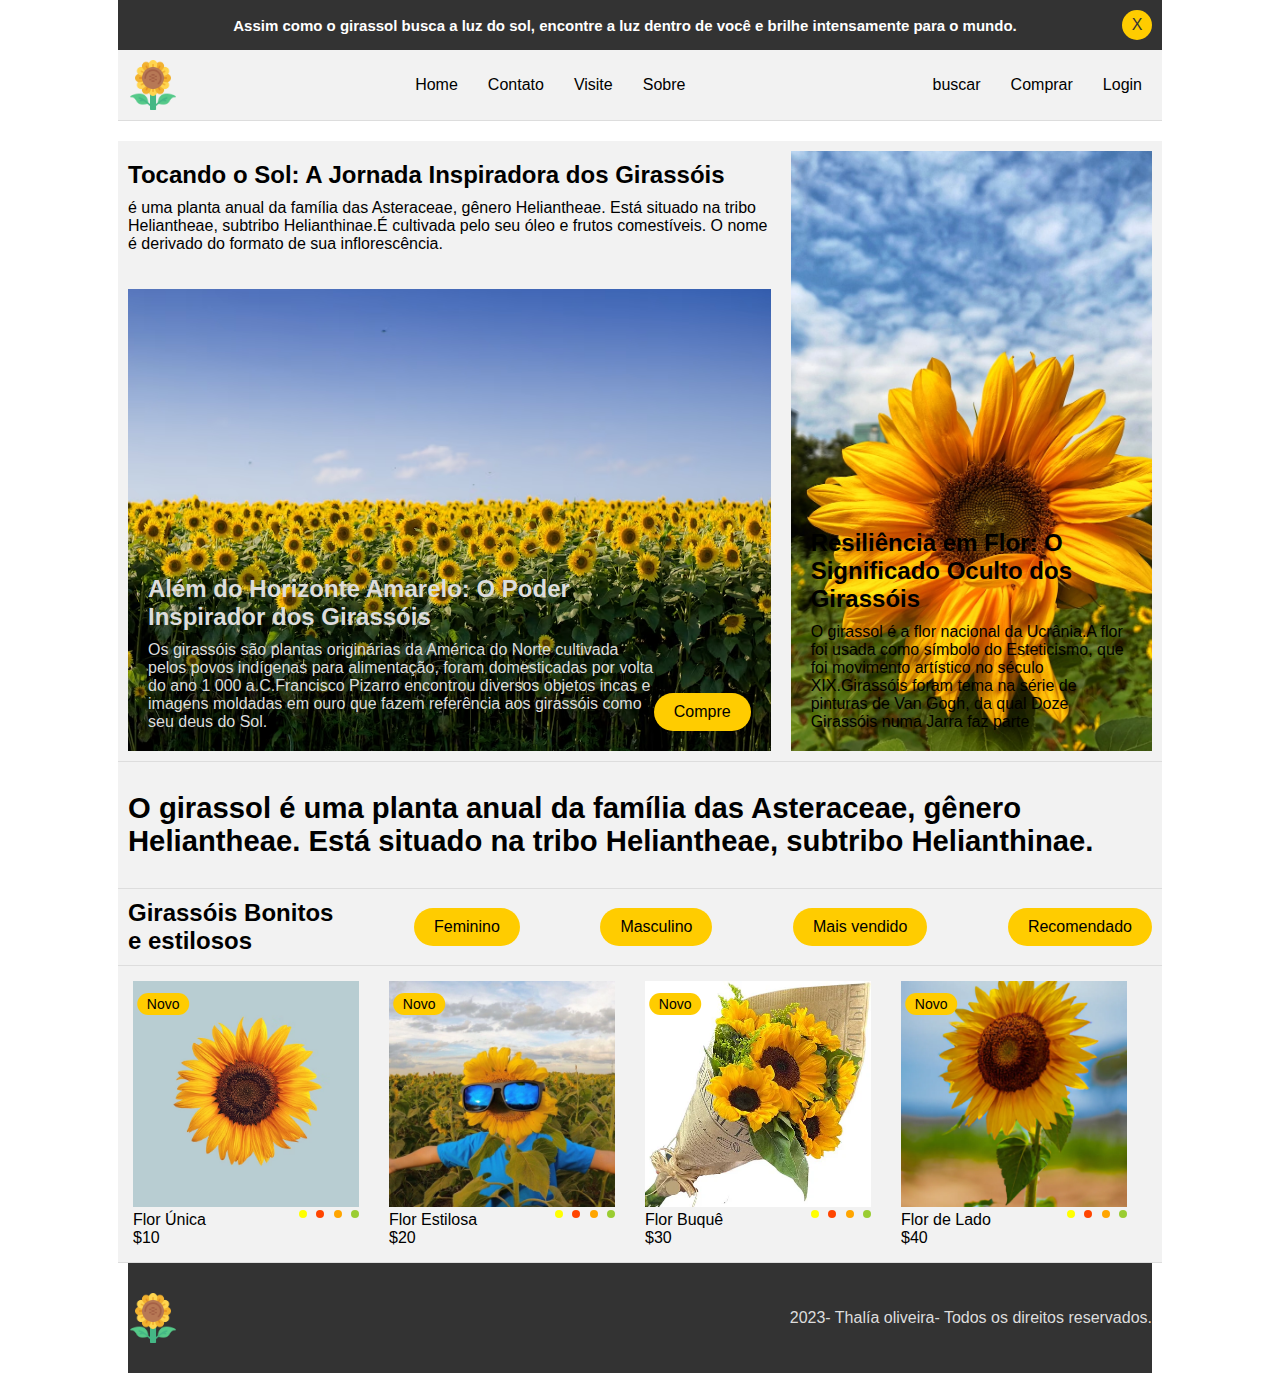
<file: index.html>
<!DOCTYPE html>
<html lang="pt-br">
<head>
    <meta charset="UTF-8">
    <meta name="viewport" content="width=device-width, initial-scale=1.0">
    <title>Girassol</title>
    <link rel="stylesheet" href="style.css">
    <link rel="icon" type="image/png" href="imagens/girassol.png">
</head>
<body>
    <header class="top-bar">
        <h1>Assim como o girassol busca a luz do sol, encontre a luz dentro de você e brilhe intensamente para o mundo.</h1>
        <button class="close-button">X</button>
    </header>
    <section>
        <img class="logo" src="imagens/girassol.png" alt="um girassol">
        <nav class="primary-nav">
            <ul>
                <li><a href="#">Home</a></li>
                <li><a href="#">Contato</a></li>
                <li><a href="#">Visite</a></li>
                <li><a href="#">Sobre</a></li>
            </ul>
        </nav>
        <nav class="secondary-nav">
            <ul>
                <li><a href="#">buscar</a></li>
                <li><a href="#">Comprar</a></li>
                <li><a href="#">Login</a></li>
            </ul>
        </nav>
    </section>
    <main class="container">
        <section class="folder">
            <div class="post post-1">
                <span class="text-group">
                    <h2>Tocando o Sol: A Jornada Inspiradora dos Girassóis</h2>
                    <p> é uma planta anual da família das Asteraceae, gênero Heliantheae. Está situado na tribo Heliantheae, subtribo Helianthinae.É cultivada pelo seu óleo e frutos comestíveis. O nome é derivado do formato de sua inflorescência.</p>
                </span>
                <div class="post-2 img-post-2 ">
                    <span class="text-group">
                        <h2>Além do Horizonte Amarelo: O Poder Inspirador dos Girassóis</h2>
                        <p>Os girassóis são plantas originárias da América do Norte cultivada pelos povos indígenas para alimentação, foram domesticadas por volta do ano 1 000 a.C.Francisco Pizarro encontrou diversos objetos incas e imagens moldadas em ouro que fazem referência aos girassóis como seu deus do Sol.</p>
                    </span> 
                    <div>
                        <button class="buy-button">Compre</button>
                    </div>  
                </div>
            </div>
            <div class="post post-3 img-post-3">
                <span class="text-group">
                    <h2>Resiliência em Flor: O Significado Oculto dos Girassóis</h2>
                    <p>O girassol é a flor nacional da Ucrânia.A flor foi usada como símbolo do Esteticismo, que foi movimento artístico no século XIX.Girassóis foram tema na série de pinturas de Van Gogh, da qual Doze Girassóis numa Jarra faz parte</p>
                </span>
                </div>
        </section>
    </main>
    <section class="paragrafy">
        <h3>O girassol é uma planta anual da família das Asteraceae, gênero Heliantheae. Está situado na tribo Heliantheae, subtribo Helianthinae.</h3>
    </section>
    <section>
        <h2>Girassóis Bonitos <br>e estilosos</h2>
        <button class="button-filter">Feminino</button>
        <button class="button-filter">Masculino</button>
        <button class="button-filter">Mais vendido</button>
        <button class="button-filter">Recomendado</button>
          
    </section>
    <section>
        <div class="image-prices">
            <img src="imagens/flor.avif" alt="Mão segurando um girassol">
            <div class="dot-container">
                <span class="dot"></span>
                <span class="dot"></span>
                <span class="dot"></span>
                <span class="dot"></span>
            </div>
            <p>Flor Única</p>
            <p>$10</p>
            <div><button class="button-filter2">Novo</button></div>
        </div>
        <div class="image-prices">
            <img src="imagens/estilo.webp" alt="Mão segurando um girassol">
            <div class="dot-container">
                <span class="dot"></span>
                <span class="dot"></span>
                <span class="dot"></span>
                <span class="dot"></span>
            </div>
            <p>Flor Estilosa</p>
            <p>$20</p>
            <div><button class="button-filter2">Novo</button></div>
        </div>
        <div class="image-prices">
            <img src="imagens/buque.webp" alt="Mão segurando um girassol">
            <div class="dot-container">
                <span class="dot"></span>
                <span class="dot"></span>
                <span class="dot"></span>
                <span class="dot"></span>
            </div>
            <p>Flor Buquê</p>
            <p>$30</p>
            <div><button class="button-filter2">Novo</button></div>
        </div>
        <div class="image-prices">
            <img src="imagens/girassol-lado.webp" alt="Mão segurando um girassol">
            <div class="dot-container">
                <span class="dot"></span>
                <span class="dot"></span>
                <span class="dot"></span>
                <span class="dot"></span>
            </div>
            <p>Flor de Lado</p>
            <p>$40</p>
            <div><button class="button-filter2">Novo</button></div>
        </div>
    </section>
    <footer>
        <img class="logo" src="imagens/girassol.png" alt="um girassol">
        <p>
            2023- Thalía oliveira- Todos os direitos reservados.
        </p>
    </footer>
</body>
</html>
</file>
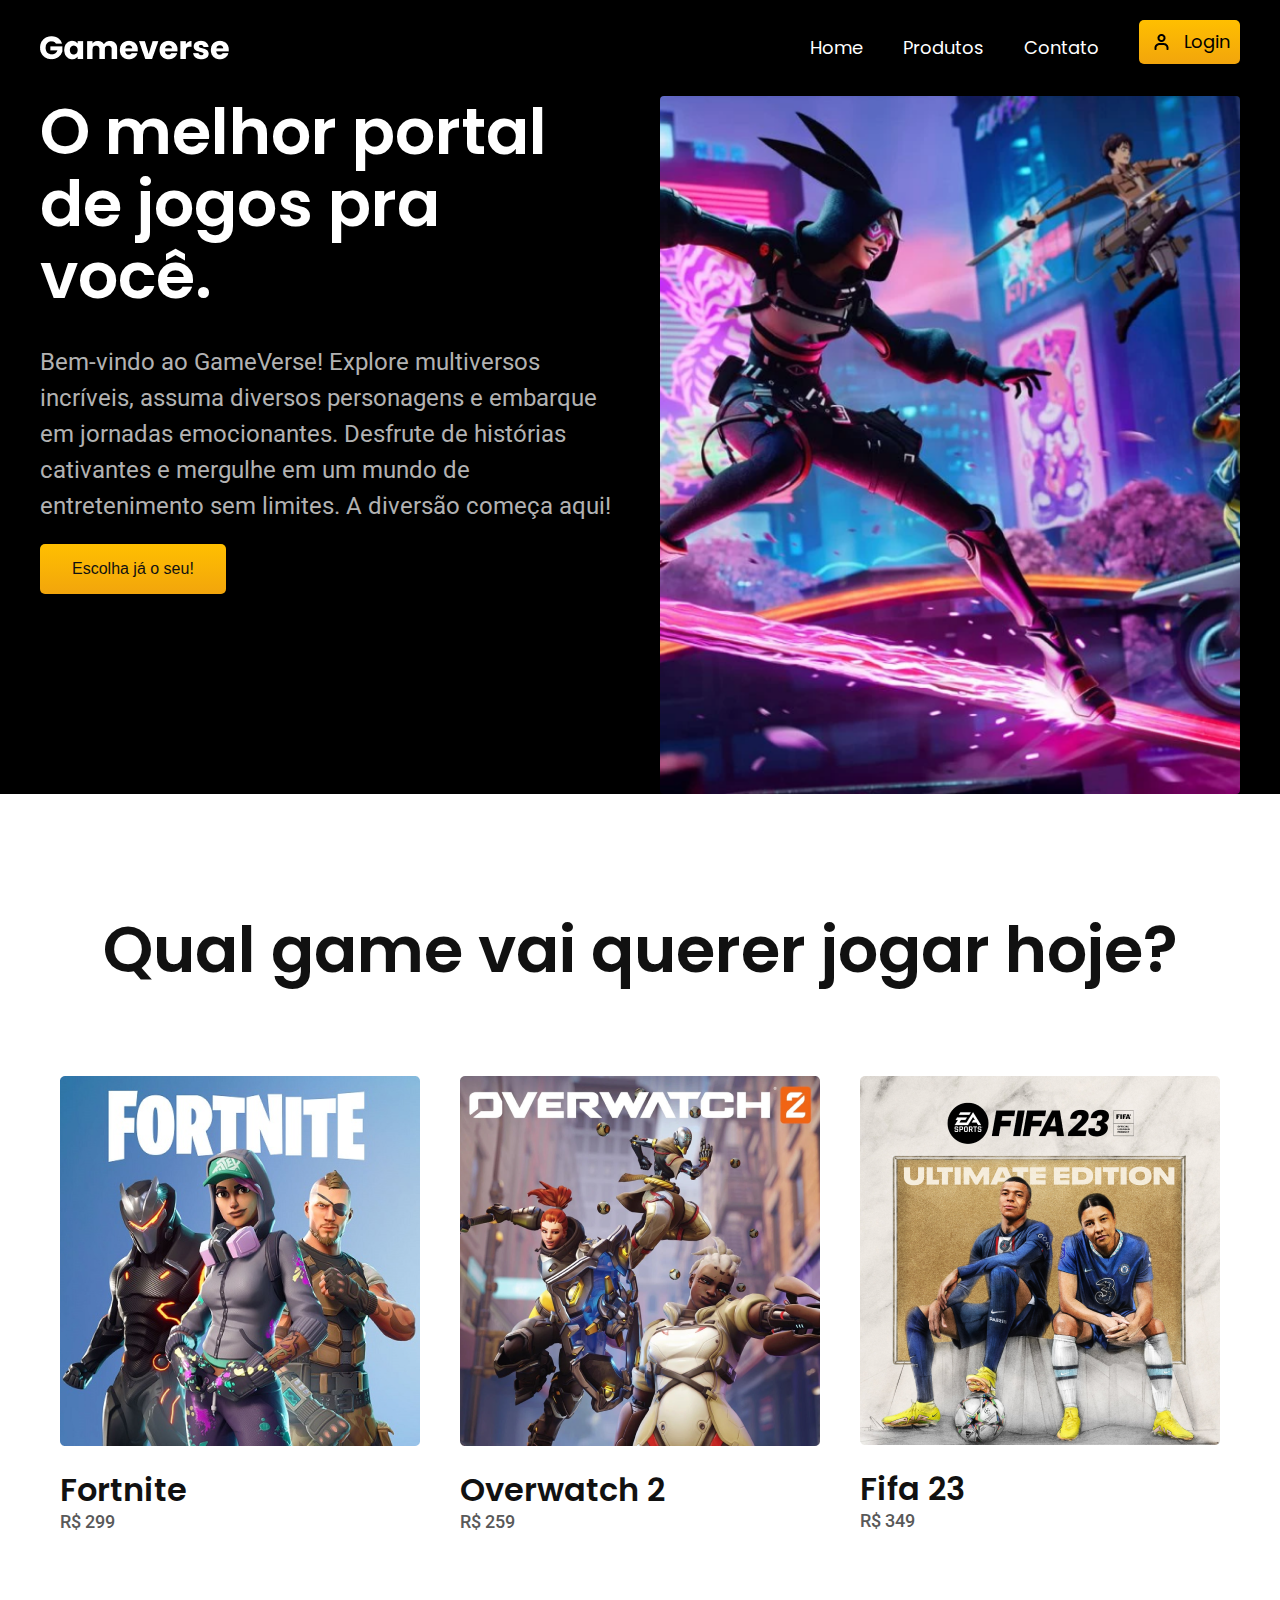
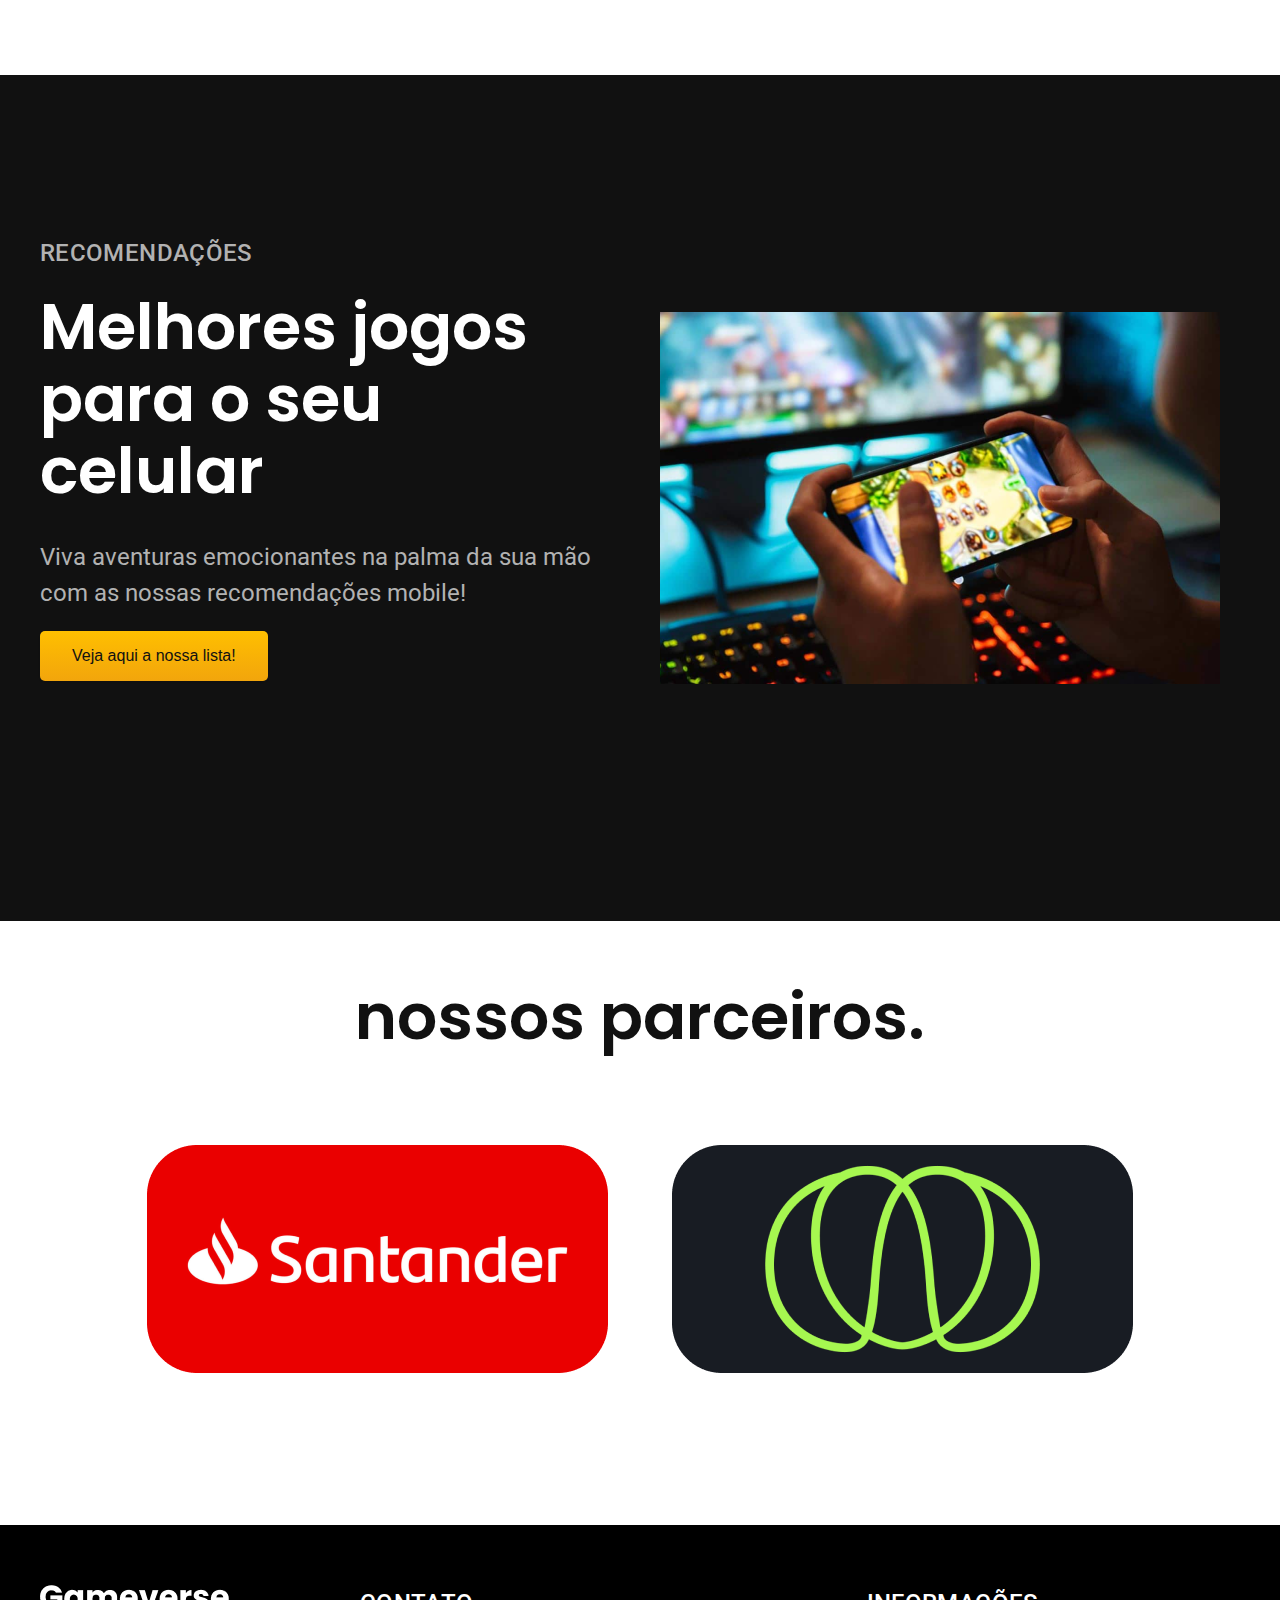
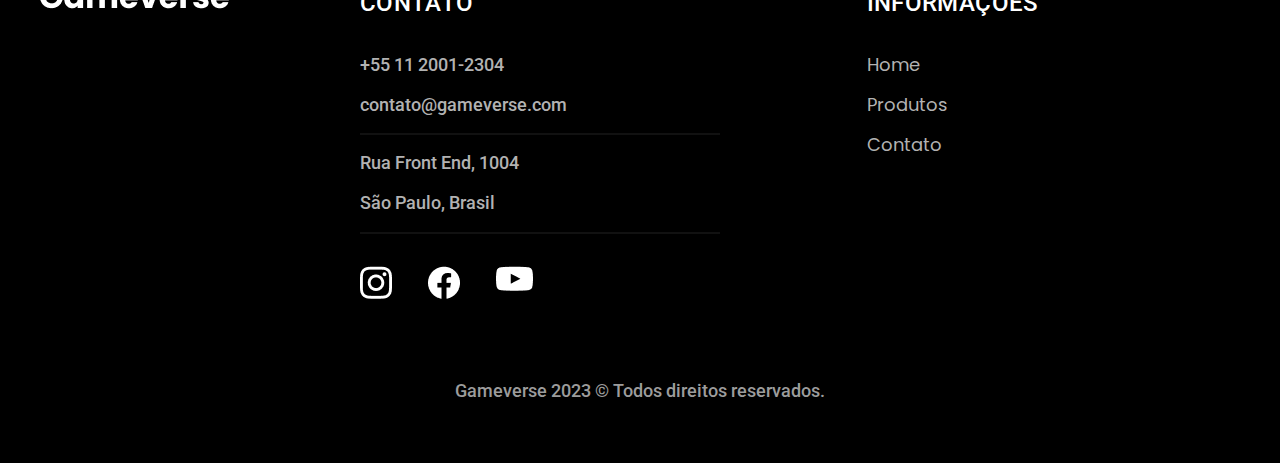
<file: imagens/projeto-bikcraft-origamid-main/projeto-bikcraft-origamid-main/index.html>
<!DOCTYPE html>
<html lang="pt-br">

<head>
  <meta charset="UTF-8">
  <meta name="viewport" content="width=device-width, initial-scale=1.0">
  <title>Gameverse</title>
  <meta name="description" content="O melhor portal de jogos pra você.">

  <link rel="stylesheet" href="./css/style.css">

  <link rel="preconnect" href="https://fonts.googleapis.com">
  <link rel="preconnect" href="https://fonts.gstatic.com" crossorigin>
  <link href="https://fonts.googleapis.com/css2?family=Merriweather:ital,wght@1,900&family=Poppins:wght@400;600&family=Roboto:wght@400;500&display=swap" rel="stylesheet">
</head>

<body>

  <header class="header-bg">
    <div class="header container">
      <a href="./">
        <img src="./img/jogos/logo-Gameverse.png" alt="Gameverse">
      </a>
      <nav aria-label="primaria">
        <ul class="header-menu font-1-m cor-0">
          <li class="link-menu"><a href="./index.html">Home</a></li>
          <li class="link-menu"><a href="./produtos.html">Produtos</a></li>
          <li class="link-menu"><a href="./contato.html">Contato</a></li>
          <li>
            <a class="btn-login cor-12" href="./login.html">
              <img src="./img/jogos/icon-btn-login.png" alt="Ícone Login">
              Login
            </a>
          </li>
        </ul>
      </nav>
    </div>
  </header>

  <main class="introducao-bg">
    <div class="introducao container">
      <div class="introducao-conteudo">
        <h1 class="font-1-xxl cor-0">O melhor portal de jogos pra você.</h1>
        <p class="font-2-l cor-5">Bem-vindo ao GameVerse! Explore multiversos incríveis, assuma diversos personagens e embarque em jornadas emocionantes. Desfrute de histórias cativantes e mergulhe em um mundo de entretenimento sem limites. A diversão começa aqui!</p>
        <a class="botao" href="./produtos.html">Escolha já o seu!</a>
      </div>
      <div>
        <img src="./img/jogos/img-intro.png" alt="Jogos">
      </div>
    </div>
  </main>

  <article class="produtos-lista container">
    <h2 class="container font-1-xxl">Qual game vai querer jogar hoje?</h2>

    <ul>
      <li>
        <a href="./produtos.html">
          <img src="./img/jogos/produto1.png" alt="Fortnite">
          <h3 class="font-1-xl">Fortnite</h3>
          <span class="font-2-m cor-8">R$ 299</span>
        </a>
      </li>

      <li>
        <a href="./produtos.html">
          <img src="./img/jogos/produto2.png" alt="Overwatch 2">
          <h3 class="font-1-xl">Overwatch 2</h3>
          <span class="font-2-m cor-8">R$ 259</span>
        </a>
      </li>

      <li>
        <a href="./produtos.html">
          <img src="./img/jogos/produto3.png" alt="Fifa 23">
          <h3 class="font-1-xl">Fifa 23</h3>
          <span class="font-2-m cor-8">R$ 349</span>
        </a>
      </li>
    </ul>

  </article>

  <article class="tecnologia-bg">
    <div class="tecnologia container">
      <div class="tecnologia-conteudo">
        <span class="font-2-l-b cor-5">RECOMENDAÇÕES</span>
        <h2 class="font-1-xxl cor-0">Melhores jogos para o seu celular</h2>
        <p class="font-2-l cor-5">Viva aventuras emocionantes na palma da sua mão com as nossas recomendações mobile!</p>
        <a class="botao" href="./produtos.html">Veja aqui a nossa lista!</a>
      </div>
      <div class="tecnologia-imagem">
        <img src="./img/jogos/img-recomendacoes.png" alt="Jogando no celular.">
      </div>
    </div>
  </article>

  <section class="parceiros" aria-label="Nossos Parceiros">
    <h2 class="container font-1-xxl">nossos parceiros.</span></h2>

    <ul>
      <li><img src="./img/jogos/santander.png" alt="Santander"></li>
      <li><img src="./img/jogos/ada.png" alt="Ada Tech"></li>
    </ul>
  </section>

  <footer class="footer-bg">
    <div class="footer container">
      <img src="./img/jogos/logo-Gameverse.png" alt="Gameverse">
      <div class="footer-contato">
        <h3 class="font-2-l-b cor-0">Contato</h3>
        <ul class="font-2-m cor-5">
          <li><a href="tel:+552199999999">+55 11 2001-2304</a></li>
          <li><a href="mailto:contato@bikcraft.com">contato@gameverse.com</a></li>
          <li>Rua Front End, 1004</li>
          <li>São Paulo, Brasil</li>
        </ul>
        <div class="footer-redes">
          <a href="./">
            <img src="./img/jogos/instagram.png" alt="Instagram">
          </a>
          <a href="./">
            <img src="./img/jogos/facebook.png" alt="Facebook">
          </a>
          <a href="./">
            <img src="./img/jogos/youtube.png" alt="Youtube">
          </a>
        </div>
      </div>
      <div class="footer-informacoes">
        <h3 class="font-2-l-b cor-0">Informações</h3>
        <nav>
          <ul class="font-1-m cor-5">
            <li><a href="./index.html">Home</a></li>
            <li><a href="./produtos.html">Produtos</a></li>
            <li><a href="./contato.html">Contato</a></li> 
          </ul>
        </nav>
      </div>
      <p class="footer-copy font-2-m cor-6">Gameverse 2023 © Todos direitos reservados. </p>
    </div>
  </footer>

</body>

</html>
</file>
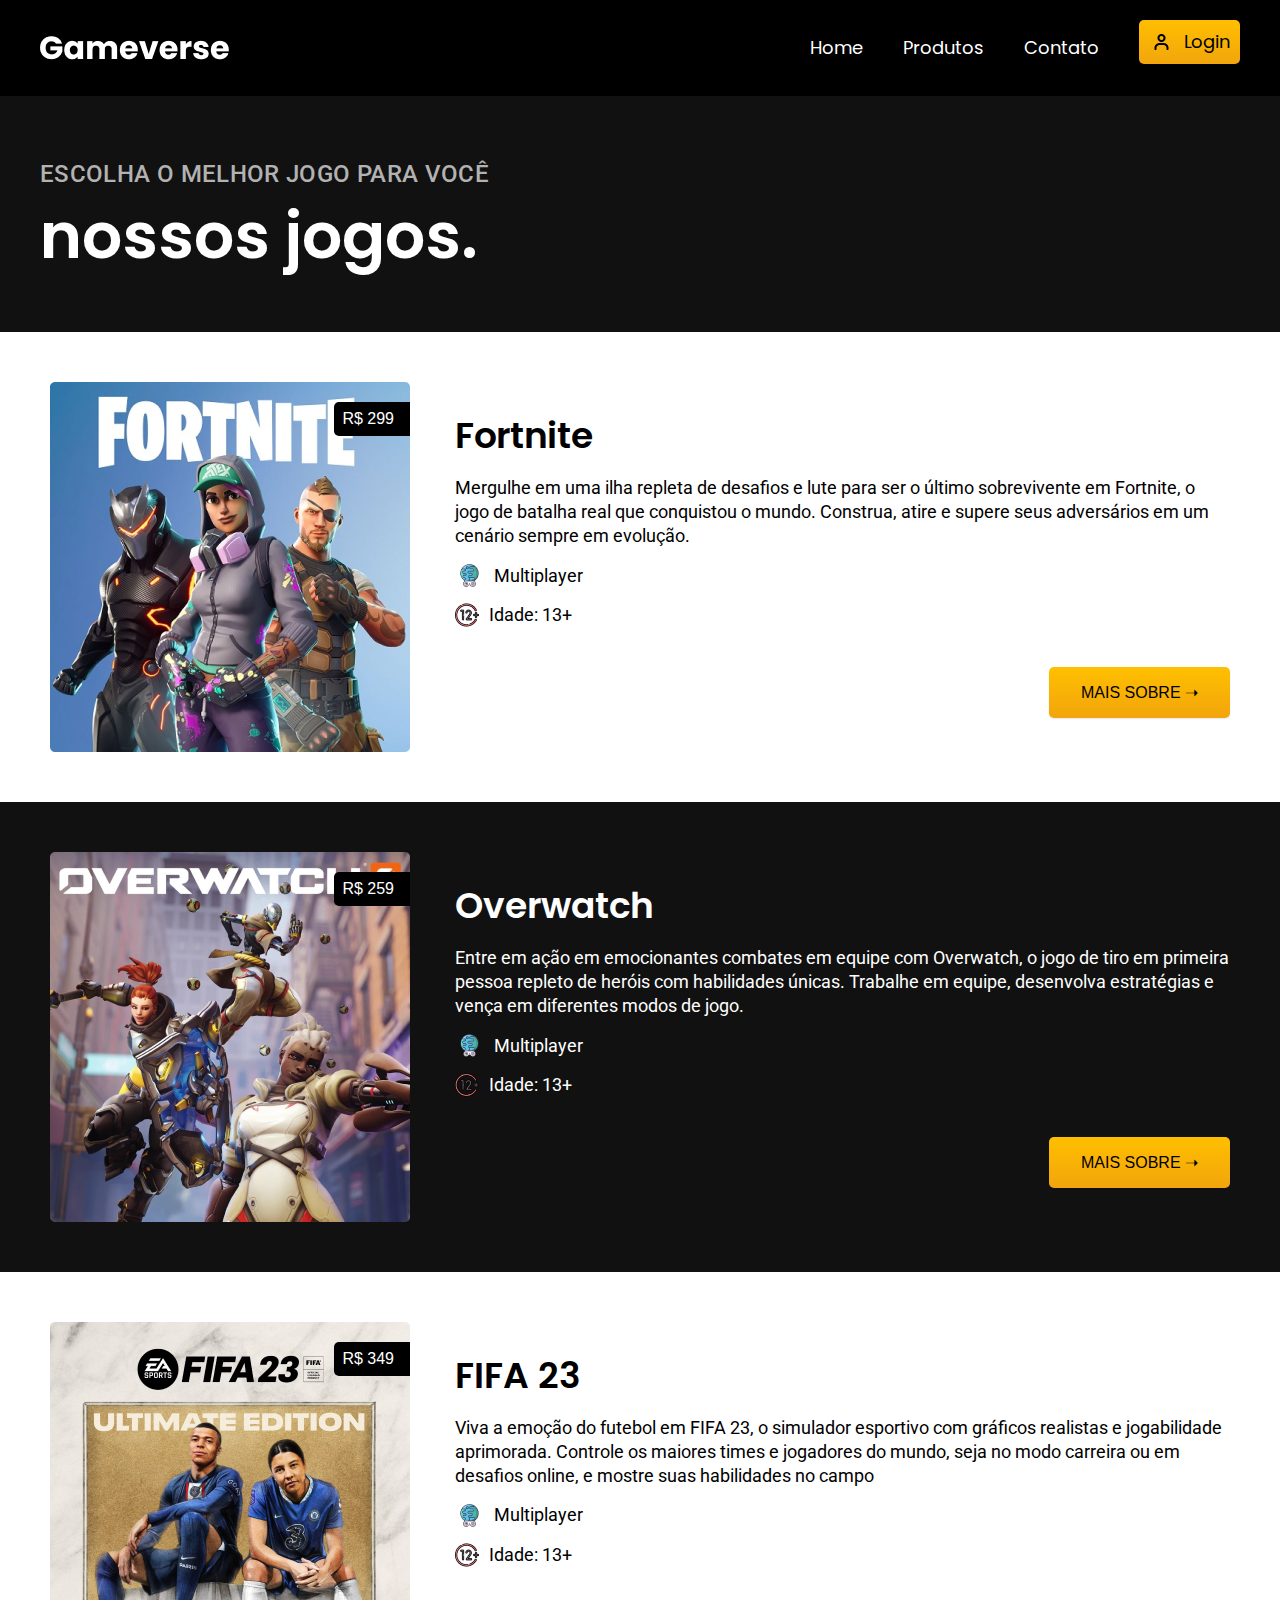
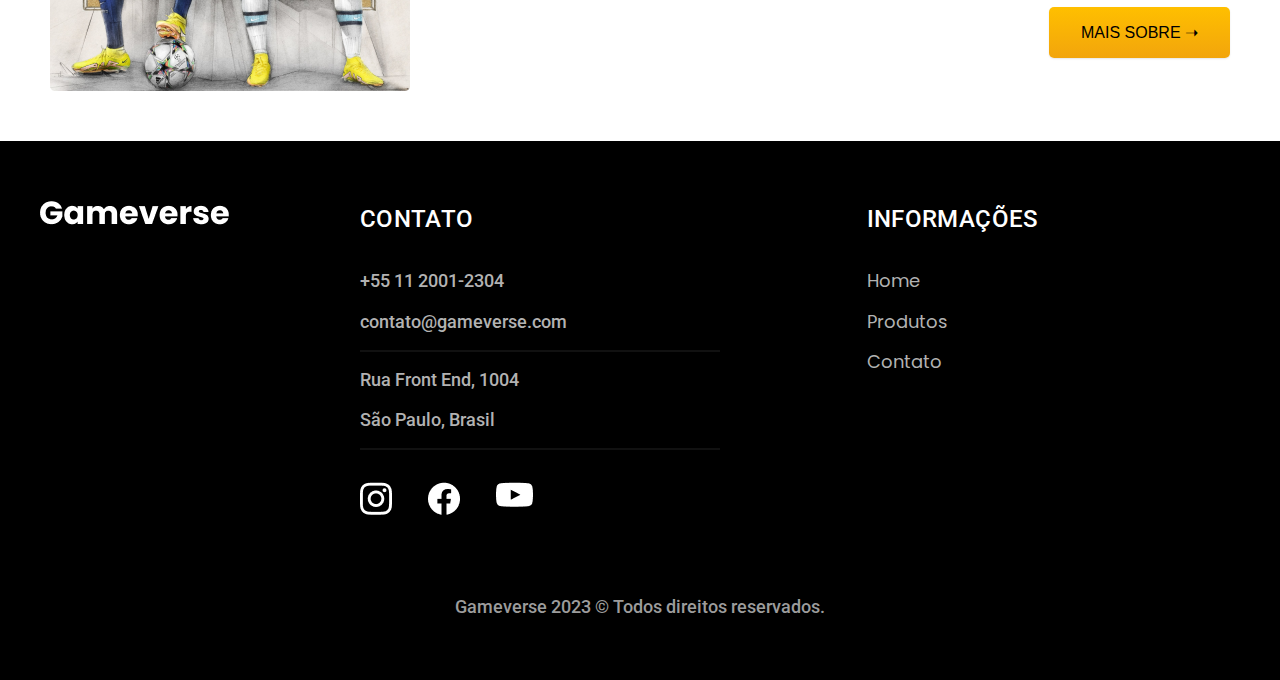
<file: imagens/projeto-bikcraft-origamid-main/projeto-bikcraft-origamid-main/produtos.html>
<!DOCTYPE html>
<html lang="pt-br">

<head>
  <meta charset="UTF-8">
  <meta name="viewport" content="width=device-width, initial-scale=1.0">
  <title>Gameverse | Produtos</title>
  <meta name="description" content="O melhor portal de jogos pra você.">

  <link rel="stylesheet" href="./css/style.css">

  <link rel="preconnect" href="https://fonts.googleapis.com">
  <link rel="preconnect" href="https://fonts.gstatic.com" crossorigin>
  <link href="https://fonts.googleapis.com/css2?family=Merriweather:ital,wght@1,900&family=Poppins:wght@400;600&family=Roboto:wght@400;500&display=swap" rel="stylesheet">
</head>

<body>

  <header class="header-bg">
    <div class="header container">
      <a href="./">
        <img src="./img/jogos/logo-Gameverse.png" alt="Gameverse">
      </a>
      <nav aria-label="primaria">
        <ul class="header-menu font-1-m cor-0">
          <li class="link-menu"><a href="./index.html">Home</a></li>
          <li class="link-menu"><a href="./produtos.html">Produtos</a></li>
          <li class="link-menu"><a href="./contato.html">Contato</a></li>
          <li>
            <a class="btn-login cor-12" href="./login.html">
              <img src="./img/jogos/icon-btn-login.png" alt="Ícone Login">
              Login
            </a>
          </li>
        </ul>
      </nav>
    </div>
  </header>

  <main class="titulo-bg">
    <div class="titulo container">
      <p class="font-2-l-b cor-5">Escolha o melhor jogo para você</p>
      <h1 class="font-1-xxl cor-0">nossos jogos.</h1>
    </div>
  </main>

  <section class="produtos">
      <ul>
        <li>
          <div class="img">
            <img src="./img/jogos/produto1.png" alt="Fortnite">
            <span>R$ 299</span>
          </div>
          <div class="tex">
            <h2>Fortnite</h2>
            <p>Mergulhe em uma ilha repleta de desafios e lute para ser o último sobrevivente em Fortnite, o jogo de batalha real que conquistou o mundo. Construa, atire e supere seus adversários em um cenário sempre em evolução.</p>
            <div class="infos">
              <img src="./img/jogos/info1.png" alt="Players">
              <p>Multiplayer</p>
            </div>
            <div class="infos">
              <img src="./img/jogos/info2.png" alt="Idade">
              <p>Idade: 13+</p>
            </div>
            <a class="botao" href="#">
              MAIS SOBRE ➝
            </a>
          </div>
        </li>
        <li>
          <div class="img">
            <img src="./img/jogos/produto2.png" alt="Overwatch">
            <span>R$ 259</span>
          </div>
          <div class="tex">
            <h2>Overwatch</h2>
            <p>Entre em ação em emocionantes combates em equipe com Overwatch, o jogo de tiro em primeira pessoa repleto de heróis com habilidades únicas. Trabalhe em equipe, desenvolva estratégias e vença em diferentes modos de jogo.</p>
            <div class="infos">
              <img src="./img/jogos/info1.png" alt="Players">
              <p>Multiplayer</p>
            </div>
            <div class="infos">
              <img src="./img/jogos/info2.png" alt="Idade">
              <p>Idade: 13+</p>
            </div>
            <a class="botao" href="#">
              MAIS SOBRE ➝
            </a>
          </div>
        </li>
        <li>
          <div class="img">
            <img src="./img/jogos/produto3.png" alt="FIFA 23">
            <span>R$ 349</span>
          </div>
          <div class="tex">
            <h2>FIFA 23</h2>
            <p>Viva a emoção do futebol em FIFA 23, o simulador esportivo com gráficos realistas e jogabilidade aprimorada. Controle os maiores times e jogadores do mundo, seja no modo carreira ou em desafios online, e mostre suas habilidades no campo</p>
            <div class="infos">
              <img src="./img/jogos/info1.png" alt="Players">
              <p>Multiplayer</p>
            </div>
            <div class="infos">
              <img src="./img/jogos/info2.png" alt="Idade">
              <p>Idade: 13+</p>
            </div>
            <a class="botao" href="#">
              MAIS SOBRE ➝
            </a>
          </div>
        </li>
      </ul>
  </section>

  <footer class="footer-bg">
    <div class="footer container">
      <img src="./img/jogos/logo-Gameverse.png" alt="Gameverse">
      <div class="footer-contato">
        <h3 class="font-2-l-b cor-0">Contato</h3>
        <ul class="font-2-m cor-5">
          <li><a href="tel:+552199999999">+55 11 2001-2304</a></li>
          <li><a href="mailto:contato@bikcraft.com">contato@gameverse.com</a></li>
          <li>Rua Front End, 1004</li>
          <li>São Paulo, Brasil</li>
        </ul>
        <div class="footer-redes">
          <a href="./">
            <img src="./img/jogos/instagram.png" alt="Instagram">
          </a>
          <a href="./">
            <img src="./img/jogos/facebook.png" alt="Facebook">
          </a>
          <a href="./">
            <img src="./img/jogos/youtube.png" alt="Youtube">
          </a>
        </div>
      </div>
      <div class="footer-informacoes">
        <h3 class="font-2-l-b cor-0">Informações</h3>
        <nav>
          <ul class="font-1-m cor-5">
            <li><a href="./index.html">Home</a></li>
            <li><a href="./produtos.html">Produtos</a></li>
            <li><a href="./contato.html">Contato</a></li> 
          </ul>
        </nav>
      </div>
      <p class="footer-copy font-2-m cor-6">Gameverse 2023 © Todos direitos reservados. </p>
    </div>
  </footer>

</body>

</html>
</file>
<file: style.css>
/* Reset de margens e paddings para todos os elementos */
* {
    margin: 0;
    padding: 0;
}

/* Estilo do corpo da página */
body {
    font-family:Verdana, Geneva, Tahoma, sans-serif;
}

p{
    font-family:Verdana, Geneva, Tahoma, sans-serif;
}
/* Estilo para o cabeçalho principal (topo da página) */
.top-bar {
    background-color: #333;
    color: #fff;
    padding: 10px;
    display: flex;
    justify-content: space-between;
    align-items: center;
    margin: 0 auto;
    max-width: 1024px;
    font-family:Verdana, Geneva, Tahoma, sans-serif;
}

/* Estilo para o botão de fechar */
.close-button {
    background-color: #ffcc00; /* Cor de fundo amarela */
    color: #333; /* Cor do texto do "X" */
    border: none;
    width: 30px; /* Largura */
    height: 30px; /* Altura (mesma que a largura para formar um círculo) */
    border-radius: 50%; /* Transformando em formato de círculo */
    font-size: 16px; /* Tamanho da fonte */
    line-height: 30px; /* Alinhar o "X" verticalmente */
    text-align: center; /* Alinhar o "X" horizontalmente */
    cursor: pointer; /* Cursor alterado para indicar que é um botão clicável */
    font-family:Verdana, Geneva, Tahoma, sans-serif;
}
.buy-button {
    border: none;
    border-radius: 20px; /* Tamanho do raio determina o quanto o botão será arredondado */
    background-color: #ffcc00; /* Cor de fundo amarela */
    color: #000; /* Cor do texto preto */
    padding: 10px 20px; /* Espaçamento interno do botão */
    font-size: 16px; /* Tamanho da fonte do texto */
    cursor: pointer; /* Cursor alterado para indicar que é um botão clicável */
    font-family:Verdana, Geneva, Tahoma, sans-serif;
}
.button-filter{
    border: none;
    border-radius: 20px; /* Tamanho do raio determina o quanto o botão será arredondado */
    background-color: #ffcc00; /* Cor de fundo amarela */
    color: #000; /* Cor do texto preto */
    padding: 10px 20px; /* Espaçamento interno do botão */
    font-size: 16px; /* Tamanho da fonte do texto */
    cursor: pointer; /* Cursor alterado para indicar que é um botão clicável */
    font-family:Verdana, Geneva, Tahoma, sans-serif;
}
.image-prices {
    position: relative;
    display: inline-block;
    margin-right: 20px; /* Adicione margem entre as divs para espaçamento */
}

.dot-container {
    position: absolute;
    top: 50%;
    right: 0;
    transform: translateY(500%);
}

.dot {
    display: inline-block;
    width: 8px;
    height: 8px;
    border-radius: 50%;
    margin-right: 5px;
}

/* Cores das bolinhas */
.dot:nth-child(1) {
    background-color: yellow;
}

.dot:nth-child(2) {
    background-color: orangered;
}

.dot:nth-child(3) {
    background-color: orange;
}

.dot:nth-child(4) {
    background-color: yellowgreen;
}

.button-filter2 {
    position: absolute;
    top: 0;
    left: 50%;
    transform: translateX(-50%);
    position: absolute;
    top: 6%;
    left: 35%;
    transform: translateX(-140%);
    border: none;
    border-radius: 20px; /* Tamanho do raio determina o quanto o botão será arredondado */
    background-color: #ffcc00; /* Cor de fundo amarela */
    color: #000; /* Cor do texto preto */
    padding: 3px 10px; /* Espaçamento interno do botão */
    font-size: 14px; /* Tamanho da fonte do texto */
    cursor: pointer; /* Cursor alterado para indicar que é um botão clicável */
    font-family:Verdana, Geneva, Tahoma, sans-serif;
}

/* Estilo para as seções da página */
section{
    display: flex;
    align-items: center;
    justify-content: space-between;
    padding: 10px;
    background-color: #f2f2f2;
    border-bottom: 1px solid #ddd; /* Adicionando a linha cinza abaixo da navegação */
    margin: 0 auto;
    max-width: 1024px;
    font-family:Verdana, Geneva, Tahoma, sans-serif;
}
footer{
    display: flex;
    align-items: center;
    justify-content:space-between;
    padding-top: 30px;
    padding-bottom: 30px;
    color: #ddd;
    background-color: #333;
    margin: 0 auto;
    max-width: 1024px;
    font-family:Verdana, Geneva, Tahoma, sans-serif;

}

/* Estilo para a navegação principal e secundária (listas) */
.primary-nav ul,
.secondary-nav ul {
    list-style: none;
    margin: 0;
    padding: 0;
    display: flex;
    
}

/* Estilo para os itens de navegação principal e secundária (itens da lista) */
.primary-nav li,
.secondary-nav li {
    margin-left: 10px;font-family:Verdana, Geneva, Tahoma, sans-serif;
}

/* Estilo para os links da navegação principal e secundária */
.primary-nav li a,
.secondary-nav li a {
    color: black;
    text-decoration: none; /* Removendo o sublinhado */
    padding: 5px 10px;
    font-family:Verdana, Geneva, Tahoma, sans-serif;
}

/* Estilo para o contêiner de uma postagem */
.post {
    display: flex;
    min-height: 600px;
    flex: 1;
    gap: 10px;
}

/* Estilo para a primeira postagem */
.post-1 {
    flex: 2;
    flex-direction: column;
    justify-content: space-between;
}

/* Estilo para os elementos dentro da primeira postagem */
.post-1 > * {
    flex: 1;
}

/* Estilo para a terceira postagem */
.post-3 {
    flex-direction: column;
    justify-content: end;
    color: black;
    box-sizing: border-box;
    padding: 20px;
    min-width: calc(1024px / 3);
}

/* Estilo para o grupo de texto dentro da terceira postagem */
.text-group {
    display: flex;
    flex-direction: column;
    gap: 10px;
    padding-top: 10px;
    font-family:Verdana, Geneva, Tahoma, sans-serif;
}

/* Estilo para a segunda postagem */
.post-2 {
    flex: 10;
    justify-content: space-between;
    align-items: end;
    display: flex;
    color: #ddd;
    padding: 20px;
    min-width: calc(1024px / 3);
}

/* Estilo para a imagem de fundo da segunda postagem */
.img-post-2 {
    background-image: url('imagens/varias-flor.avif');
    background-repeat: no-repeat;
    background-size: cover;
    background-position: center;
}

/* Estilo para a imagem de fundo da terceira postagem */
.img-post-3 {
    background-image: url('imagens/flor-em-pe.jpg');
    background-repeat: no-repeat;
    background-size: cover;
    background-position: center;
}

/* Estilo geral para o cabeçalho H1 */
h1 {
    margin: 0 auto;
    font-size: 15px;
    font-family:Verdana, Geneva, Tahoma, sans-serif;
}
/* Estilo para a classe .logo */
.logo {
    width: 50px;
    height: auto;
}

/* Estilo para a classe .folder */
.folder {
    display: flex;
    gap: 20px;
    margin-top: 20px;
}
.paragrafy{
 text-align: left;
 font-size: 25px; 
 padding-top: 30px;
 padding-bottom: 30px;
 font-family: Verdana, Geneva, Tahoma, sans-serif;  
}
/* Estilo para as divs que contêm a imagem e o texto */
.image-prices {
    float: left; /* Alinha os elementos à esquerda, fazendo com que fiquem um ao lado do outro */
    width: 35%; /* Define a largura da div como 25% para que quatro divs caibam lado a lado */
    max-width: 350px; /* Define a largura máxima da div para que as imagens não fiquem muito grandes */
    padding: 5px; /* Adiciona um espaço de preenchimento para separar as divs */
  }
  
  /* Estilo para as imagens */
  .image-prices img {
    width: 100%; /* Define a largura da imagem como 100% para que ela ocupe toda a largura da div */
    height: auto; /* Mantém a proporção da imagem, ajustando automaticamente a altura */
  }
</file>
<file: imagens/projeto-bikcraft-origamid-main/projeto-bikcraft-origamid-main/css/style.css>
/* Reset */

body {
  margin: 0px;
  font-family: Arial, Helvetica, sans-serif;
  color: #111111;
}

h1,
h2,
h3,
h4,
ul,
p,
blockquote {
  margin: 0px;
}

ul {
  padding: 0px;
  list-style: none;
}

a {
  text-decoration: none;
  color: inherit;
}

img {
  max-width: 100%;
  display: block;
}

.container {
  max-width: 1200px;
  margin: 0 auto;
  padding-left: 30px;
  padding-right: 30px;
}

.botao {
  display: inline-block;
  padding: 16px 32px;
  border-radius: 5px;
  background: linear-gradient(180deg, #FFBF00 0%, #F2A50C 100%);
  box-shadow: 0px 1px 2px 0px rgba(0, 0, 0, 0.10);
}

/* Tipografia */

.font-1-xs {
  font: 400 0.75rem/1.35 "Poppins", sans-serif;
}

.font-2-xs {
  font: 400 0.875rem/1.43 "Roboto", sans-serif;
}

.font-1-s {
  font: 400 1rem/1.5 "Poppins", sans-serif;
}

.font-2-s {
  font: 400 1rem/1.5 "Roboto", sans-serif;
}

.font-1-m,
.font-1-m-b {
  font: 400 1.125rem/1.35 "Poppins", sans-serif;
}

.font-1-m-b {
  font-weight: 600;
}

.font-2-m {
  font: 500 1.125rem/1.35 "Roboto", sans-serif;
}

.font-1-l {
  font: 400 1.5rem/1.5 "Poppins", sans-serif;
}

.font-2-l,
.font-2-l-b {
  font: 400 1.5rem/1.5 "Roboto", sans-serif;
}

.font-2-l-b {
  font-weight: 500;
  letter-spacing: 0.015em;
  text-transform: uppercase;
}

.font-1-xl {
  font: 600 2rem/1.25 "Poppins", sans-serif;
}

.font-2-xl {
  font: 500 2rem/1.25 "Roboto", sans-serif;
}

.font-1-xxl {
  font: 600 4rem/1.125 "Poppins", sans-serif;
}

@media (max-width: 1200px) {
  .font-1-xxl {
    font-size: 3rem;
  }

  .font-2-l,
  .font-2-l-b {
    font-size: 1.125rem;
  }
}

@media (max-width: 800px) {
  .font-1-xxl {
    font-size: 2rem;
  }

  .font-1-xl,
  .font-2-xl {
    font-size: 1.25rem;
  }
}

/* Cores */

:root {
  --cor-0: #ffffff;
  --cor-1: #f7f7f7;
  --cor-2: #ededed;
  --cor-3: #dedede;
  --cor-4: #cccccc;
  --cor-5: #b2b2b2;
  --cor-6: #9c9c9c;
  --cor-7: #717171;
  --cor-8: #595959;
  --cor-9: #404040;
  --cor-10: #2e2e2e;
  --cor-11: #111111;
  --cor-12: #000000;
  --cor-p1: #ffbb00;
  --cor-p2: #e4a30b;
  --cor-p3: #a66f00;
  --cor-p4: #664400;
  --cor-p5: #332200;
}

.cor-0 {
  color: var(--cor-0);
}

.cor-1 {
  color: var(--cor-1);
}

.cor-2 {
  color: var(--cor-2);
}

.cor-3 {
  color: var(--cor-3);
}

.cor-4 {
  color: var(--cor-4);
}

.cor-5 {
  color: var(--cor-5);
}

.cor-6 {
  color: var(--cor-6);
}

.cor-7 {
  color: var(--cor-7);
}

.cor-8 {
  color: var(--cor-8);
}

.cor-9 {
  color: var(--cor-9);
}

.cor-10 {
  color: var(--cor-10);
}

.cor-11 {
  color: var(--cor-11);
}

.cor-12 {
  color: var(--cor-12);
}

.cor-p1 {
  color: var(--cor-p1);
}

.cor-p2 {
  color: var(--cor-p2);
}

.cor-p3 {
  color: var(--cor-p3);
}

.cor-p4 {
  color: var(--cor-p4);
}

.cor-p5 {
  color: var(--cor-p5);
}

/* Header */

.header-bg {
  background-color: var(--cor-12);
}

.header {
  display: flex;
  flex-wrap: wrap;
  gap: 20px;
  justify-content: space-between;
  align-items: center;
  padding-top: 20px;
  padding-bottom: 20px;
}

.header-menu {
  display: flex;
  flex-wrap: wrap;
  gap: 40px;
}

.header-menu .link-menu {
  display: inline-block;
  padding: 16px 0;
  position: relative;
}

.header-menu .link-menu:after {
  content: "";
  display: block;
  height: 2px;
  width: 0px;
  background: var(--cor-0);
  margin-top: 4px;
  transition: 0.3s;
  position: absolute;
}

.header-menu .link-menu:hover:after {
  width: 100%;
}

.header-menu .btn-login {
  display: flex;
  padding: 10px;
  justify-content: center;
  align-items: center;
  gap: 10px;
  border-radius: 5px;
  background: linear-gradient(180deg, #FFBF00 0%, #F2A50C 100%);
}

@media (max-width: 800px) {
  .header-menu {
    gap: 20px;
  }

  .header-menu a {
    background: var(--cor-11);
    padding: 12px 16px;
    border-radius: 4px;
  }

  .header-menu a:hover {
    background-color: var(--cor-10);
  }

  .header-menu a:after {
    display: none;
  }
}

@media (max-width: 600px) {
  .header-menu {
    gap: 12px;
  }

  .header-menu a {
    padding: 8px 12px;
    font-size: 14px;
  }
}


/* Home */

.introducao-bg {
  background: var(--cor-12);
}

.introducao {
  display: grid;
  grid-template-columns: 1fr 1fr;
  gap: 0px 40px;
}

.introducao-conteudo {
  align-self: end;
  padding-bottom: 200px;
}

.introducao img {
  width: 100%;
  height: 100%;
  object-fit: cover;
  border-radius: 4px;
}

.introducao h1 {
  margin-bottom: 32px;
}

.introducao p {
  margin-bottom: 20px;
}

@media (max-width: 800px) {
  .introducao-bg {
    background: var(--cor-11);
    padding-top: 40px;
    box-shadow: inset 0 -60px var(--cor-0);
  }

  .introducao {
    grid-template-columns: 1fr;
    gap: 32px;
  }

  .introducao-conteudo {
    padding-bottom: 0px;
  }

  .introducao h1 {
    margin-bottom: 16px;
  }

  .introducao img {
    height: 300px;
    width: 100%;
  }
}

.tecnologia-bg {
  background-color: var(--cor-11);
}

.tecnologia {
  display: grid;
  grid-template-columns: 1fr 1fr;
  gap: 40px;
  align-items: center;
}

.tecnologia-conteudo {
  padding-top: 160px;
  padding-bottom: 160px;
}

.tecnologia-conteudo>span {
  display: block;
  margin-bottom: 20px;
}

.tecnologia-conteudo h2 {
  margin-bottom: 32px;
}

.tecnologia-conteudo>p {
  margin-bottom: 20px;
}

.tecnologia a {
  margin-bottom: 80px;
}

.tecnologia-vantagens {
  display: flex;
  gap: 40px;
}

.tecnologia-vantagens h3 {
  margin-bottom: 8px;
  width: max-content;
}

.tecnologia-vantagens img {
  width: 24px;
  margin-bottom: 8px;
}

@media (max-width: 800px) {
  .tecnologia-bg {
    box-shadow: initial;
  }

  .tecnologia {
    grid-template-columns: 1fr;
  }

  .tecnologia-conteudo {
    padding-top: 60px;
    padding-bottom: 60px;
  }

  .tecnologia-imagem {
    display: none;
  }

  .tecnologia a {
    margin-bottom: 60px;
  }
}

@media (max-width: 600px) {
  .tecnologia-vantagens {
    flex-direction: column;
  }
}

.parceiros {
  padding-top: 60px;
  padding-bottom: 120px;
}

.parceiros h2 {
  text-align: center;
  margin-bottom: 60px;
}

.parceiros ul {
  padding: 0 20px;
  max-width: 1400px;
  display: flex;
  justify-content: center;
  align-items: center;
  margin: 0 auto;
}

.parceiros li {
  display: flex;
  padding: 32px;
}

.parceiros li:first-child,
.parceiros li:nth-child(5) {
  border-left: none;
}

.parceiros li:nth-child(n + 5) {
  border-top: 2px solid var(--cor-2);
}

.parceiros img {
  margin: auto;
}

@media (max-width: 800px) {
  .parceiros {
    padding-bottom: 60px;
  }

  .parceiros li {
    padding: 20px;
  }

  .parceiros h2 {
    margin-bottom: 20px;
  }

  .parceiros ul {
    grid-template-columns: repeat(2, 1fr);
  }

  .parceiros li:nth-child(n + 3) {
    border-top: 2px solid var(--cor-2);
  }

  .parceiros li:nth-child(odd) {
    border-left: none;
  }
}

.depoimento {
  display: grid;
  grid-template-columns: 1fr 1fr;
  background-color: var(--cor-p1);
  overflow: hidden;
}

.depoimento img {
  width: 100%;
  height: 100%;
  object-fit: cover;
  border-radius: 0px;
}

.depoimento-conteudo {
  padding: 40px 40px 80px 80px;
  align-self: end;
}

.depoimento-conteudo p {
  max-width: 32ch;
  font-family: 'Merriweather', serif;
  font-style: italic;
  font-weight: 900;
  margin-bottom: 32px;
  position: relative;
}

.depoimento p::before,
.depoimento p::after {
  font-size: 5rem;
  color: var(--cor-p2);
  position: absolute;
}

.depoimento p::before {
  content: "“";
  left: -50px;
  top: -20px;
}

.depoimento p::after {
  content: "”";
}

@media (max-width: 800px) {
  .depoimento {
    grid-template-columns: 1fr;
    text-align: center;
  }

  .depoimento img {
    max-height: 200px;
  }

  .depoimento-conteudo {
    padding: 40px 20px;
    justify-self: center;
  }
}

/* Produtos Home */

.produtos-lista h2 {
  text-align: center;
  margin-top: 120px;
  margin-bottom: 90px;
}

.produtos-lista ul {
  display: flex;
  gap: 40px;
  justify-content: center;
  margin-bottom: 140px;
}

.produtos-lista ul li h3 {
  margin-top: 24px;
}

/* Página Produtos */

.titulo-bg {
  background: #111111;
  padding: 60px 0;
}

.titulo-bg h1 {
  margin-top: 8px;
}

.produtos ul li {
  max-width: 1600px;
  margin: 0 auto;
  padding: 50px;
  display: flex;
  gap: 45px;
  align-items: center;
}

.produtos ul li:nth-child(even) {
  background-color: #111111;
}

.produtos ul li:nth-child(odd) .tex {
  color: #000000;
}

.produtos ul li:nth-child(even) .tex {
  color: #ffffff;
}

.produtos ul li .img {
  flex: 1 0 auto;
  position: relative;
}

.produtos ul li .img span {
  color: #ffffff;
  background-color: #000000;
  border-radius: 5px 0px 0px 5px;
  padding: 8px 16px 8px 8px;
  position: absolute;
  top: 20px;
  right: 0;
}

.produtos ul li h2 {
  font-family: "Poppins", sans-serif;
  font-size: 36px;
  font-style: normal;
  font-weight: 600;
  line-height: 40px;
  margin-bottom: 20px;
}

.produtos ul li p {
  font-family: "Roboto", sans-serif;
  font-size: 18px;
  font-style: normal;
  font-weight: 400;
  line-height: 24px;
}

.produtos ul li .infos {
  margin-top: 15px;
  display: flex;
  gap: 10px;
  align-items: center;
}

.produtos ul li a {
  color: #000000;
  margin: 40px 0 0 auto;
  display: flex;
  max-width: max-content;
}

/* Login */

.titulo-bg-login {
  background: #111111;
  padding: 60px 0 0 0;
}

.titulo-bg-login h1 {
  text-align: center;
}

.titulo-bg-login .login {
  background: url('/img/jogos/bg-login.png');
  background-size: contain;
  background-position: left bottom;
  background-repeat: no-repeat;
  padding-bottom: 60px;
}

.titulo-bg-login .form {
  border-radius: 5px;
  background: #ffffff;
  max-width: 550px;
  margin: 27px auto 0 auto;
  padding: 80px 80px;
}

.titulo-bg-login .form .input {
  display: flex;
  flex-direction: column;
  gap: 8px;
}

.titulo-bg-login .form .input label,
.titulo-bg-login .form .input input {
  font-family: "Poppins", sans-serif;
  font-size: 20px;
  font-style: normal;
  font-weight: 500;
  line-height: 24px;
}

.titulo-bg-login .form .input input {
  border-radius: 5px;
  border: 1px solid #EDEDED;
  background: #F7F7F7;
  border: none;
  min-height: 48px;
}

.titulo-bg-login .form .input+.input {
  margin-top: 18px;
}

.titulo-bg-login .form .infos {
  margin-top: 10px;
  display: flex;
  justify-content: space-between;
  align-items: center;
}

.titulo-bg-login .form .infos a:hover {
  text-decoration: underline;
}

.titulo-bg-login .form .botao {
  margin: 60px auto 0 auto;
  max-width: max-content;
  display: flex;
}


/* Footer */

.footer-bg {
  background-color: var(--cor-12);
}

.footer {
  display: grid;
  grid-template-columns: 3fr 5fr 4fr;
  gap: 40px;
  padding-top: 60px;
  padding-bottom: 60px;
}

.footer h3 {
  margin-bottom: 32px;
}

.footer-contato ul {
  margin-bottom: 32px;
}

.footer-contato li:nth-child(even)::after {
  content: "";
  display: block;
  max-width: 360px;
  height: 2px;
  background: var(--cor-11);
  margin-top: 16px;
}

.footer li {
  margin-bottom: 16px;
}

.footer-redes {
  display: flex;
  gap: 36px;
}

.footer a:hover {
  color: var(--cor-0);
}

.footer-copy {
  grid-column: 1/-1;
  margin-top: 40px;
  text-align: center;
}

@media (max-width: 800px) {
  .footer>img {
    display: none;
  }

  .footer {
    grid-template-columns: 1fr 1fr;
  }
}

@media (max-width: 600px) {
  .footer {
    grid-template-columns: 1fr;
    gap: 60px;
  }

  .footer-copy {
    margin-top: 0px;
  }
}





/* Bicicletas */
@import "./bicicletas/bicicletas-lista.css";

/* Seguros */
@import "./seguros/seguros.css";

/* Termos */
@import "./termos/termos.css";
</file>
